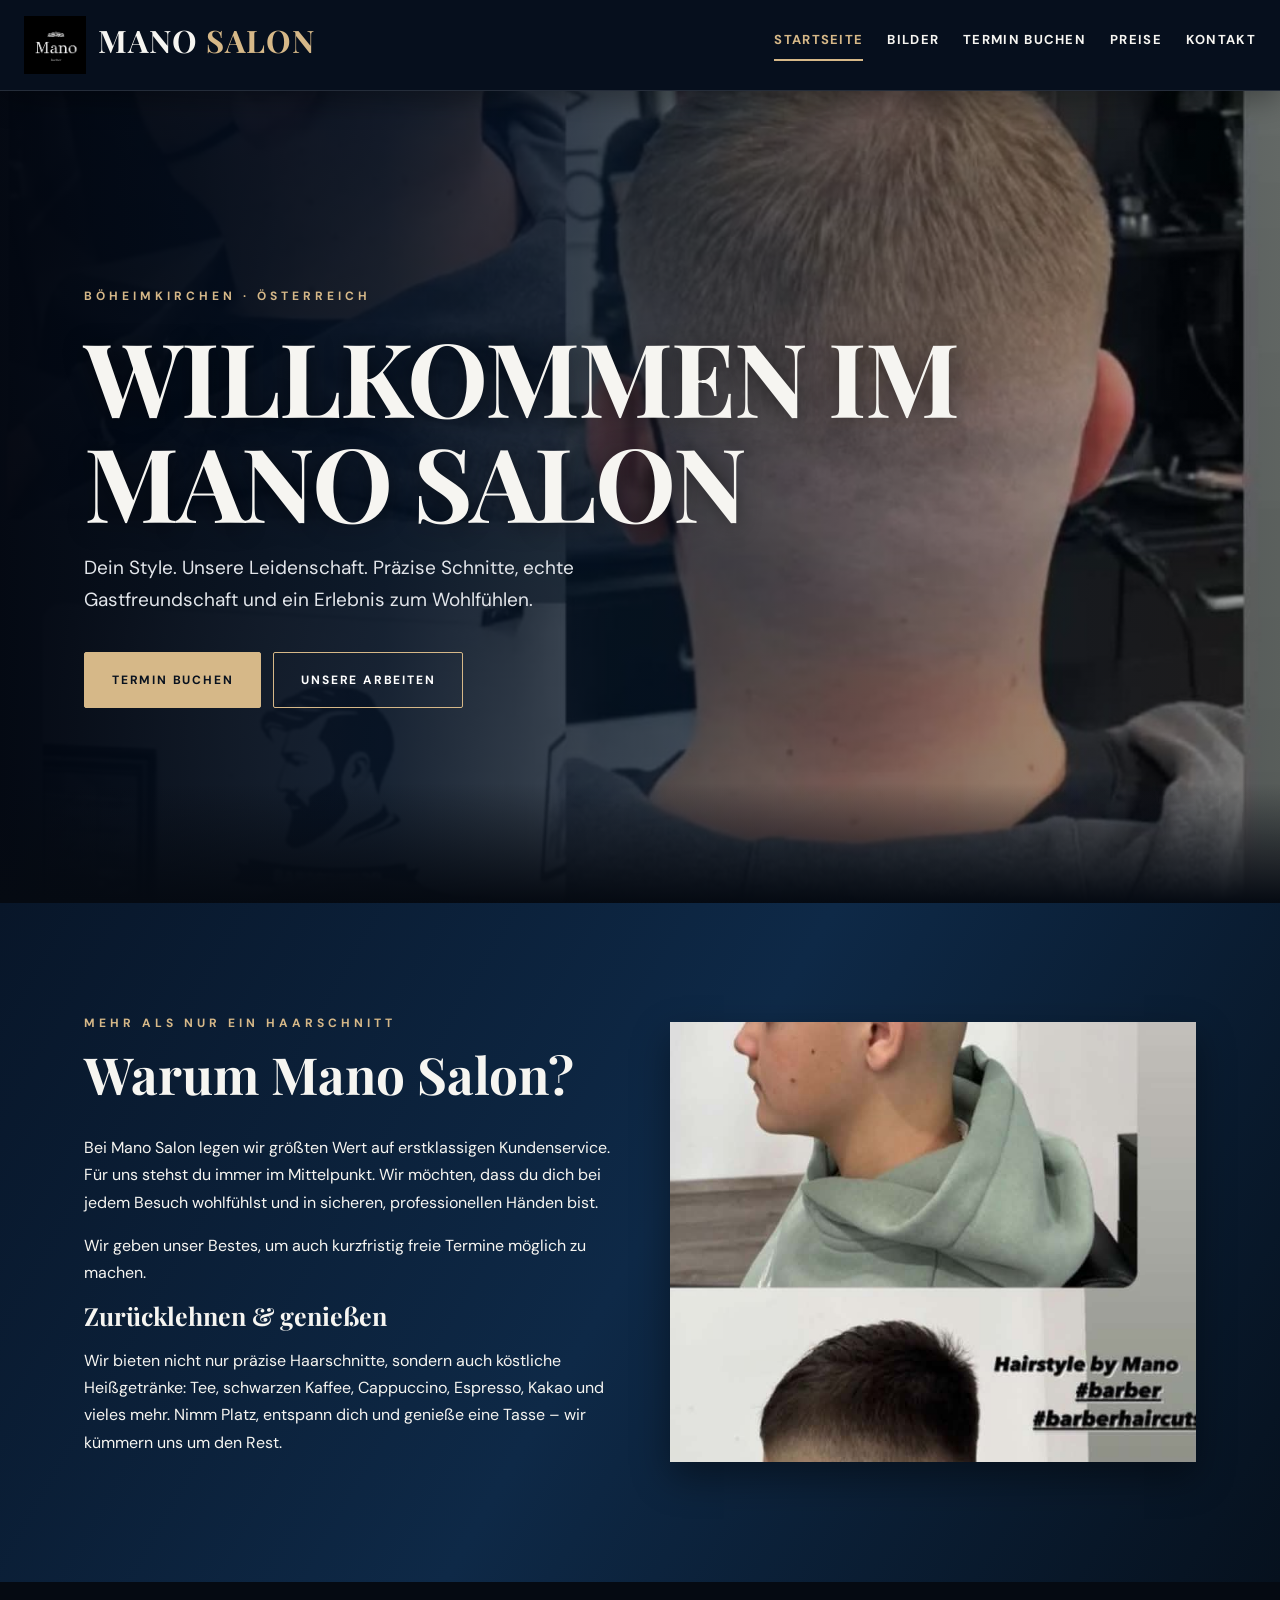
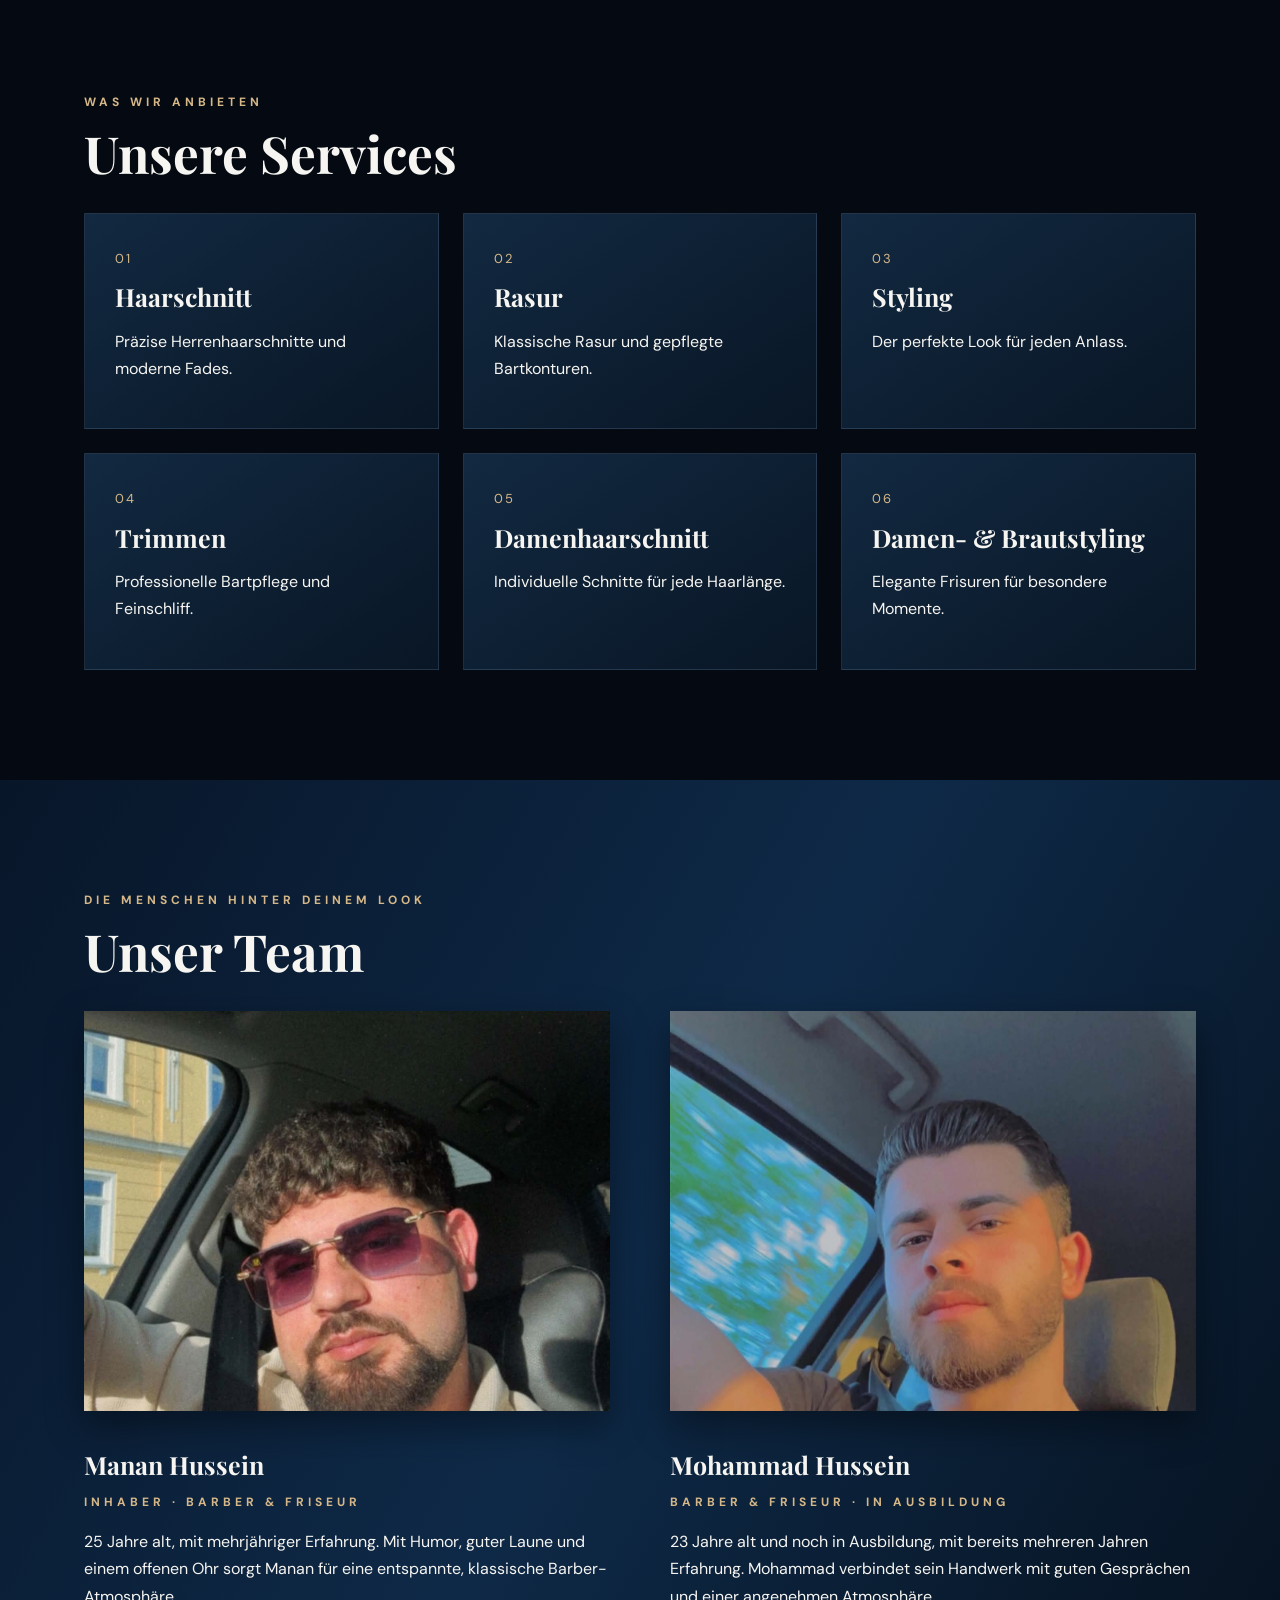
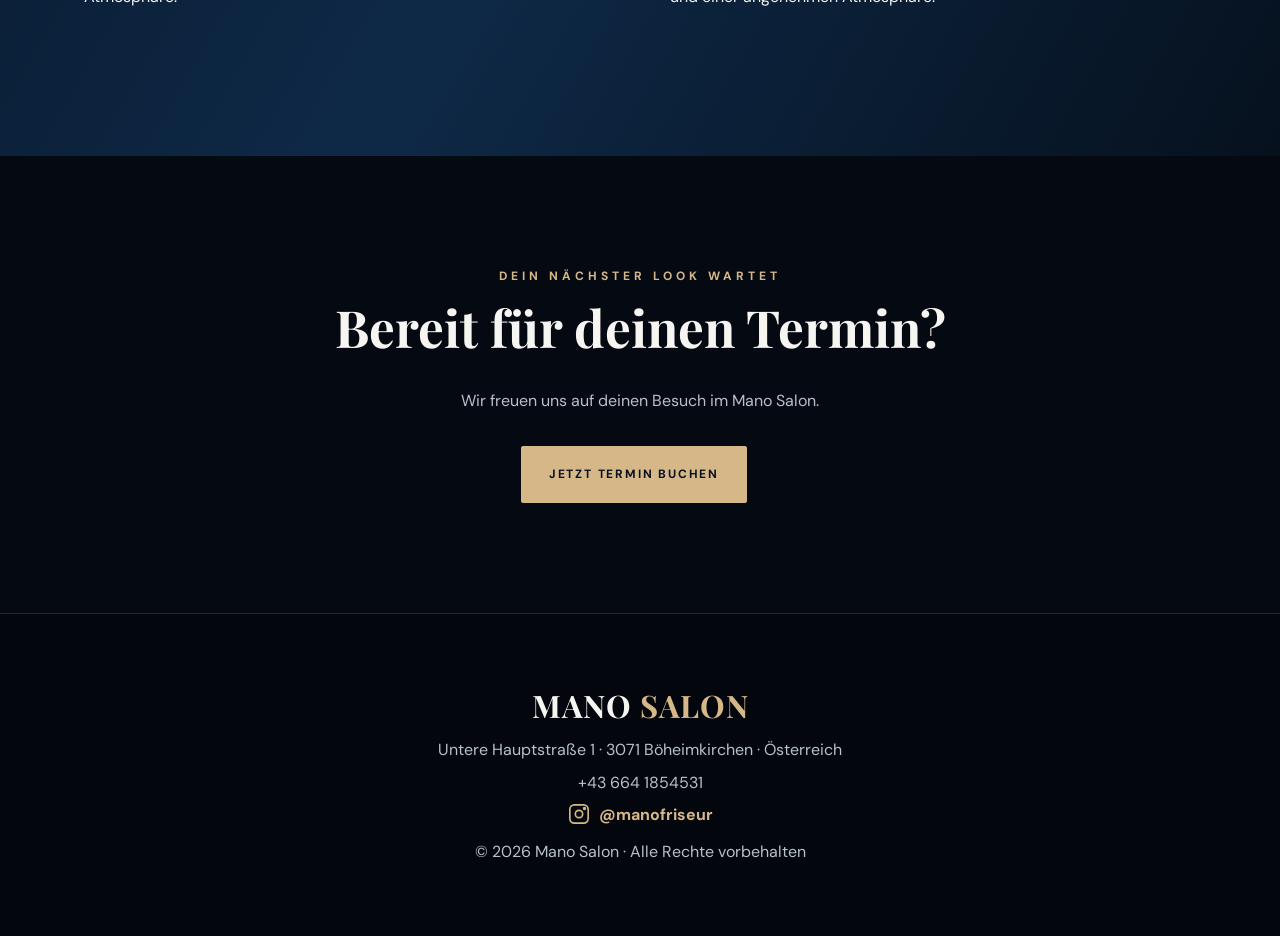
<file: index.html>
<!doctype html><html lang="de-AT"><head><meta charset="utf-8"><meta name="viewport" content="width=device-width,initial-scale=1"><meta name="description" content="Mano Salon in Böheimkirchen – Herren- und Damenhaarschnitte, Bartpflege und Styling."><title>Mano Salon | Willkommen</title><link rel="stylesheet" href="style.css"></head><body><div id="site-header"></div><main><div class="hero"><div class="container"><div class="eyebrow">Böheimkirchen · Österreich</div><h1>Willkommen im<br>Mano Salon</h1><p class="lead">Dein Style. Unsere Leidenschaft. Präzise Schnitte, echte Gastfreundschaft und ein Erlebnis zum Wohlfühlen.</p><a class="btn" href="booking.html">Termin buchen</a><a class="btn secondary" href="galerie.html">Unsere Arbeiten</a></div></div><section class="navy"><div class="container two"><div><div class="eyebrow">Mehr als nur ein Haarschnitt</div><h2>Warum Mano Salon?</h2><p>Bei Mano Salon legen wir größten Wert auf erstklassigen Kundenservice. Für uns stehst du immer im Mittelpunkt. Wir möchten, dass du dich bei jedem Besuch wohlfühlst und in sicheren, professionellen Händen bist.</p><p>Wir geben unser Bestes, um auch kurzfristig freie Termine möglich zu machen.</p><h3>Zurücklehnen & genießen</h3><p>Wir bieten nicht nur präzise Haarschnitte, sondern auch köstliche Heißgetränke: Tee, schwarzen Kaffee, Cappuccino, Espresso, Kakao und vieles mehr. Nimm Platz, entspann dich und genieße eine Tasse – wir kümmern uns um den Rest.</p></div><img class="photo" src="images/fade.jpg" alt="Moderner Herrenhaarschnitt mit sanftem Fade"></div></section><section><div class="container"><div class="eyebrow">Was wir anbieten</div><h2>Unsere Services</h2><div class="grid"><div class="service"><span class="number">01</span><h3>Haarschnitt</h3><p>Präzise Herrenhaarschnitte und moderne Fades.</p></div><div class="service"><span class="number">02</span><h3>Rasur</h3><p>Klassische Rasur und gepflegte Bartkonturen.</p></div><div class="service"><span class="number">03</span><h3>Styling</h3><p>Der perfekte Look für jeden Anlass.</p></div><div class="service"><span class="number">04</span><h3>Trimmen</h3><p>Professionelle Bartpflege und Feinschliff.</p></div><div class="service"><span class="number">05</span><h3>Damenhaarschnitt</h3><p>Individuelle Schnitte für jede Haarlänge.</p></div><div class="service"><span class="number">06</span><h3>Damen- & Brautstyling</h3><p>Elegante Frisuren für besondere Momente.</p></div></div></div></section><section class="navy"><div class="container"><div class="eyebrow">Die Menschen hinter deinem Look</div><h2>Unser Team</h2><div class="two team"><div><img src="images/mano.jpg" alt="Manan Hussein"><div class="caption"><h3>Manan Hussein</h3><div class="eyebrow">Inhaber · Barber & Friseur</div><p>25 Jahre alt, mit mehrjähriger Erfahrung. Mit Humor, guter Laune und einem offenen Ohr sorgt Manan für eine entspannte, klassische Barber-Atmosphäre.</p></div></div><div><img src="images/mohammad.jpg" alt="Mohammad Hussein"><div class="caption"><h3>Mohammad Hussein</h3><div class="eyebrow">Barber & Friseur · In Ausbildung</div><p>23 Jahre alt und noch in Ausbildung, mit bereits mehreren Jahren Erfahrung. Mohammad verbindet sein Handwerk mit guten Gesprächen und einer angenehmen Atmosphäre.</p></div></div></div></div></section><section><div class="container" style="text-align:center"><div class="eyebrow">Dein nächster Look wartet</div><h2>Bereit für deinen Termin?</h2><p class="muted">Wir freuen uns auf deinen Besuch im Mano Salon.</p><a class="btn" href="booking.html">Jetzt Termin buchen</a></div></section></main><div id="site-footer"></div><script src="common.js"></script></body></html>
</file>
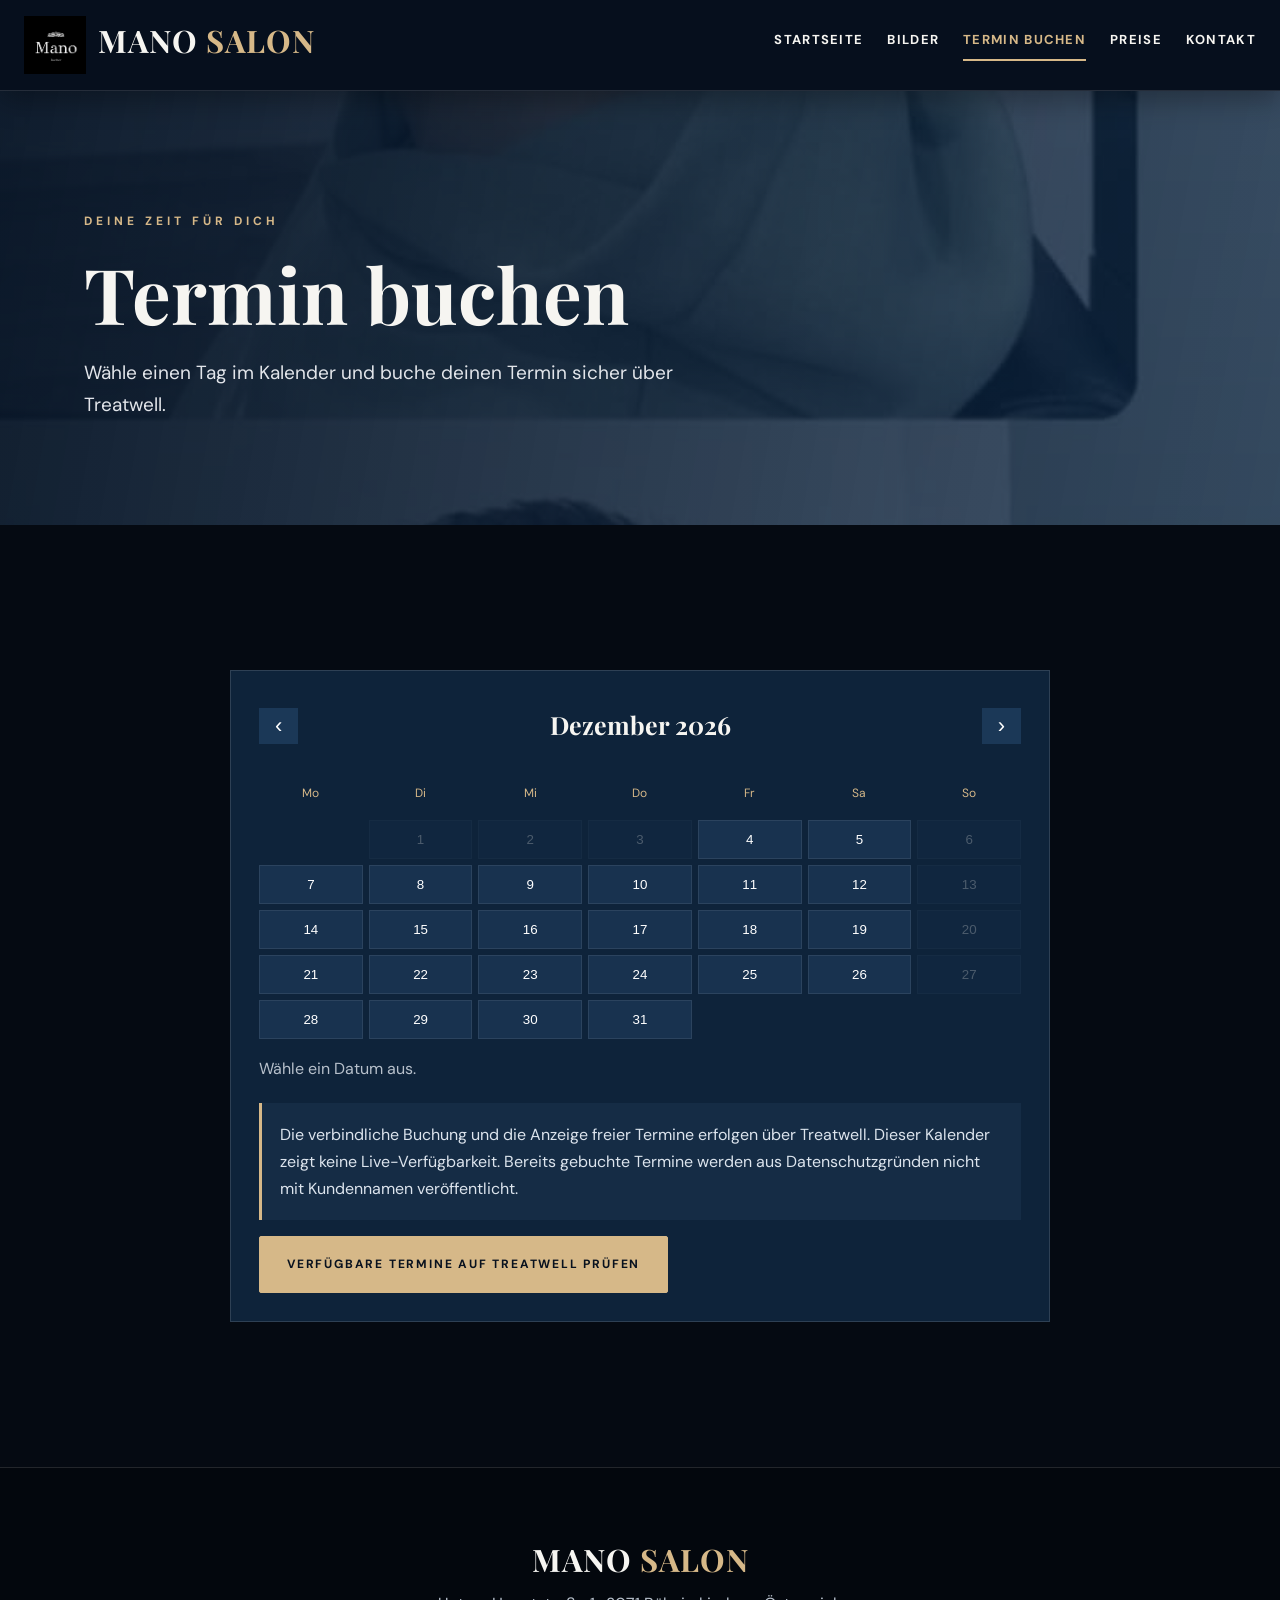
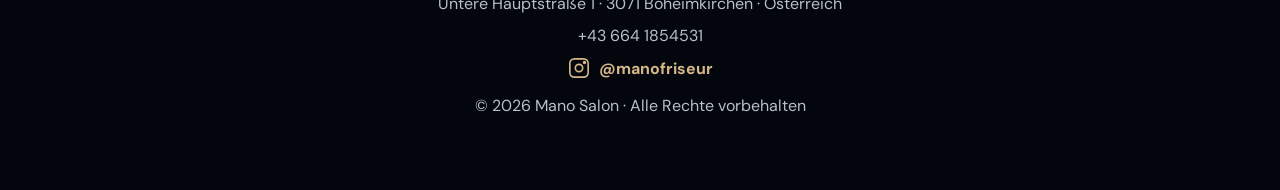
<file: booking.html>
<!doctype html><html lang="de-AT"><head><meta charset="utf-8"><meta name="viewport" content="width=device-width,initial-scale=1"><title>Termin buchen | Mano Salon</title><link rel="stylesheet" href="style.css"></head><body><div id="site-header"></div><main><div class="pagehero"><div class="container"><div class="eyebrow">Deine Zeit für dich</div><h1>Termin buchen</h1><p class="lead">Wähle einen Tag im Kalender und buche deinen Termin sicher über Treatwell.</p></div></div><section><div class="container"><div class="calendar"><div class="cal-head"><button id="prev" aria-label="Vorheriger Monat">‹</button><h3 id="month" aria-live="polite"></h3><button id="next" aria-label="Nächster Monat">›</button></div><div id="days" class="cal-grid"></div><p id="selection" class="muted">Wähle ein Datum aus.</p><div class="notice">Die verbindliche Buchung und die Anzeige freier Termine erfolgen über Treatwell. Dieser Kalender zeigt keine Live-Verfügbarkeit. Bereits gebuchte Termine werden aus Datenschutzgründen nicht mit Kundennamen veröffentlicht.</div><a id="booklink" class="btn" href="https://www.treatwell.at/ort/hussein-manan/" target="_blank" rel="noopener">Verfügbare Termine auf Treatwell prüfen</a></div></div></section></main><div id="site-footer"></div><script src="common.js"></script><script src="calendar.js"></script></body></html>
</file>
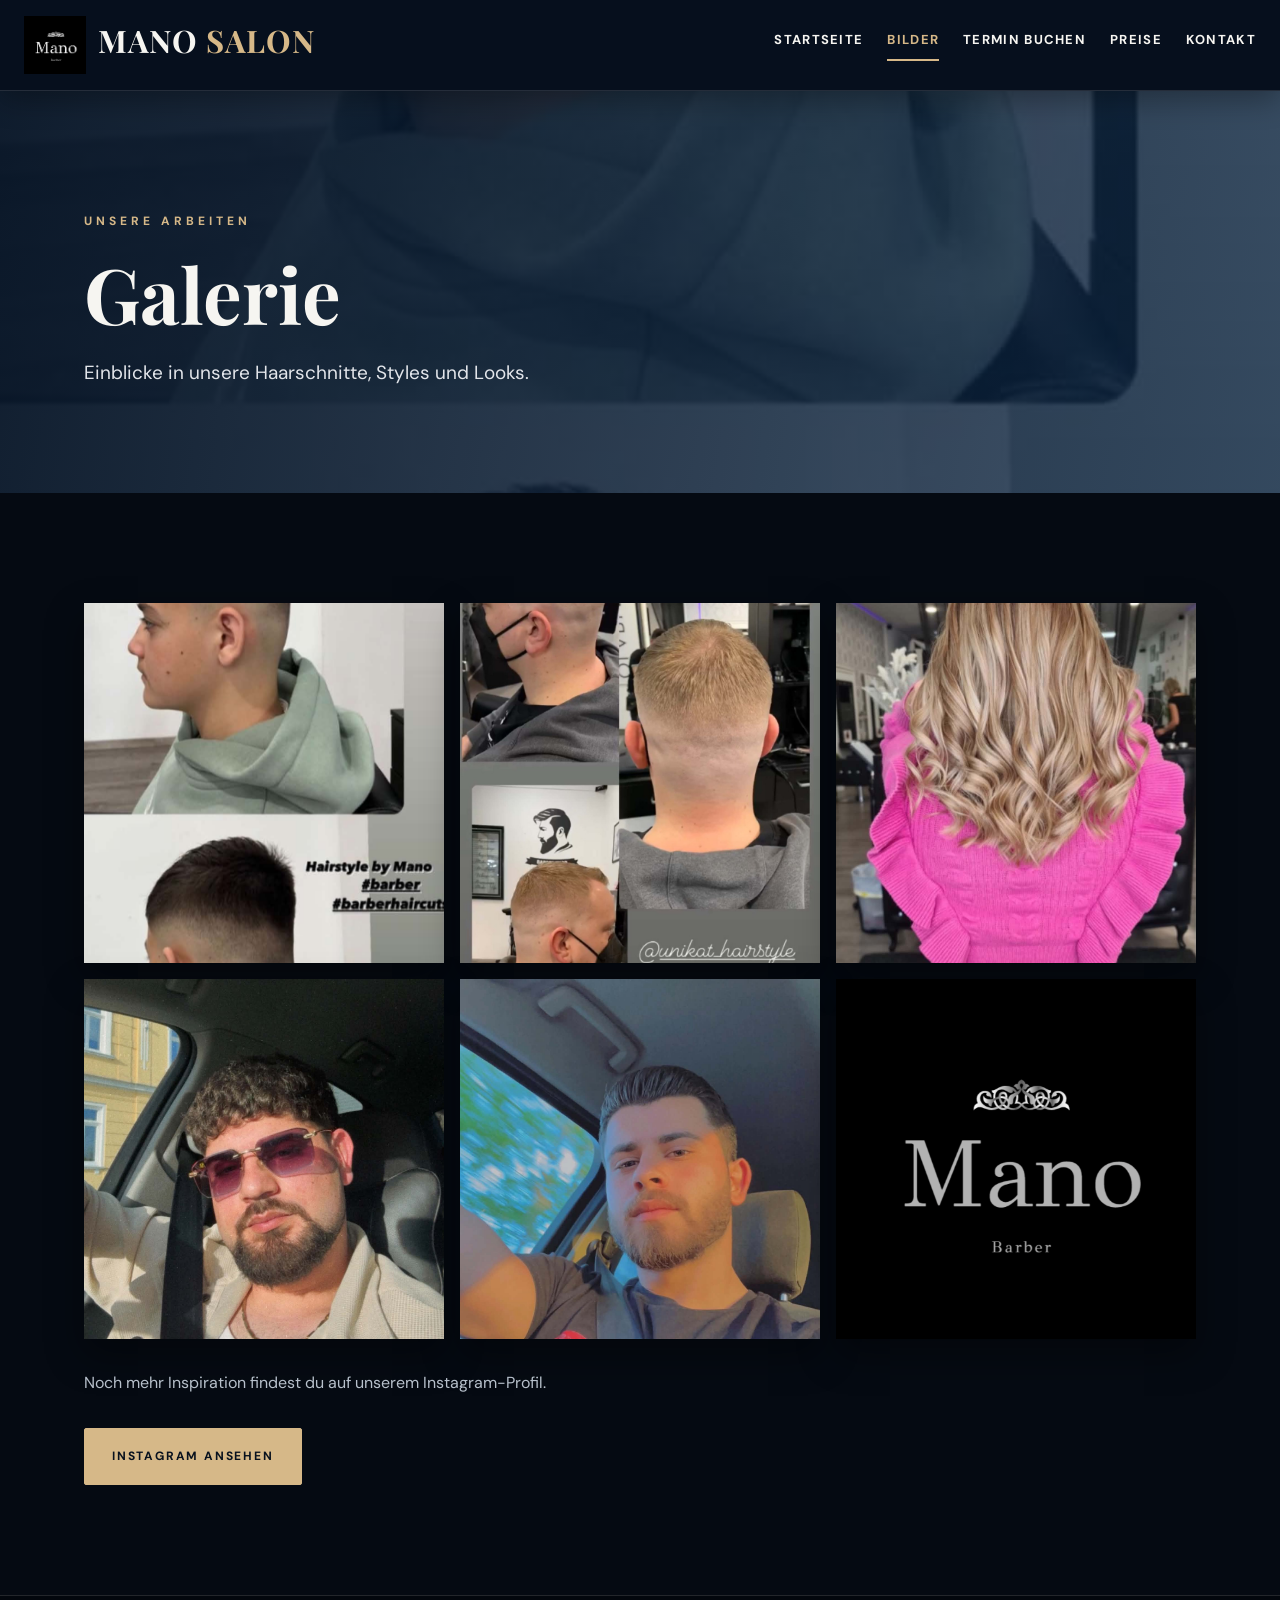
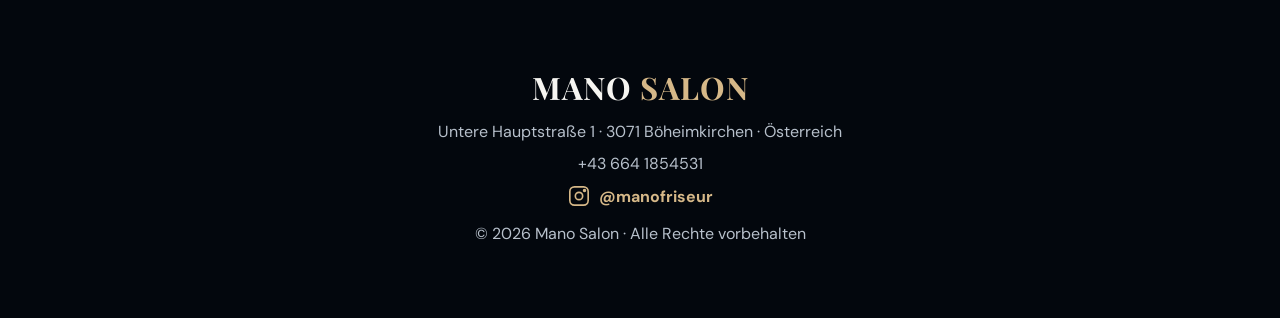
<file: galerie.html>
<!doctype html><html lang="de-AT"><head><meta charset="utf-8"><meta name="viewport" content="width=device-width,initial-scale=1"><title>Galerie | Mano Salon</title><link rel="stylesheet" href="style.css"></head><body><div id="site-header"></div><main><div class="pagehero"><div class="container"><div class="eyebrow">Unsere Arbeiten</div><h1>Galerie</h1><p class="lead">Einblicke in unsere Haarschnitte, Styles und Looks.</p></div></div><section><div class="container"><div class="gallery"><img src="images/fade.jpg" alt="Herrenhaarschnitt Seitenansicht"><img src="images/fade2.jpg" alt="Herrenhaarschnitt mit Fade"><img src="images/damen.jpg" alt="Blondes Damenstyling mit Wellen"><img src="images/mano.jpg" alt="Mano Salon Barber"><img src="images/mohammad.jpg" alt="Herrenfrisur"><img src="images/logo.png" alt="Mano Barber Logo" style="object-fit:contain;background:#000"></div><p class="muted" style="margin-top:30px">Noch mehr Inspiration findest du auf unserem Instagram-Profil.</p><a class="btn" href="https://www.instagram.com/manofriseur" target="_blank" rel="noopener">Instagram ansehen</a></div></section></main><div id="site-footer"></div><script src="common.js"></script></body></html>
</file>
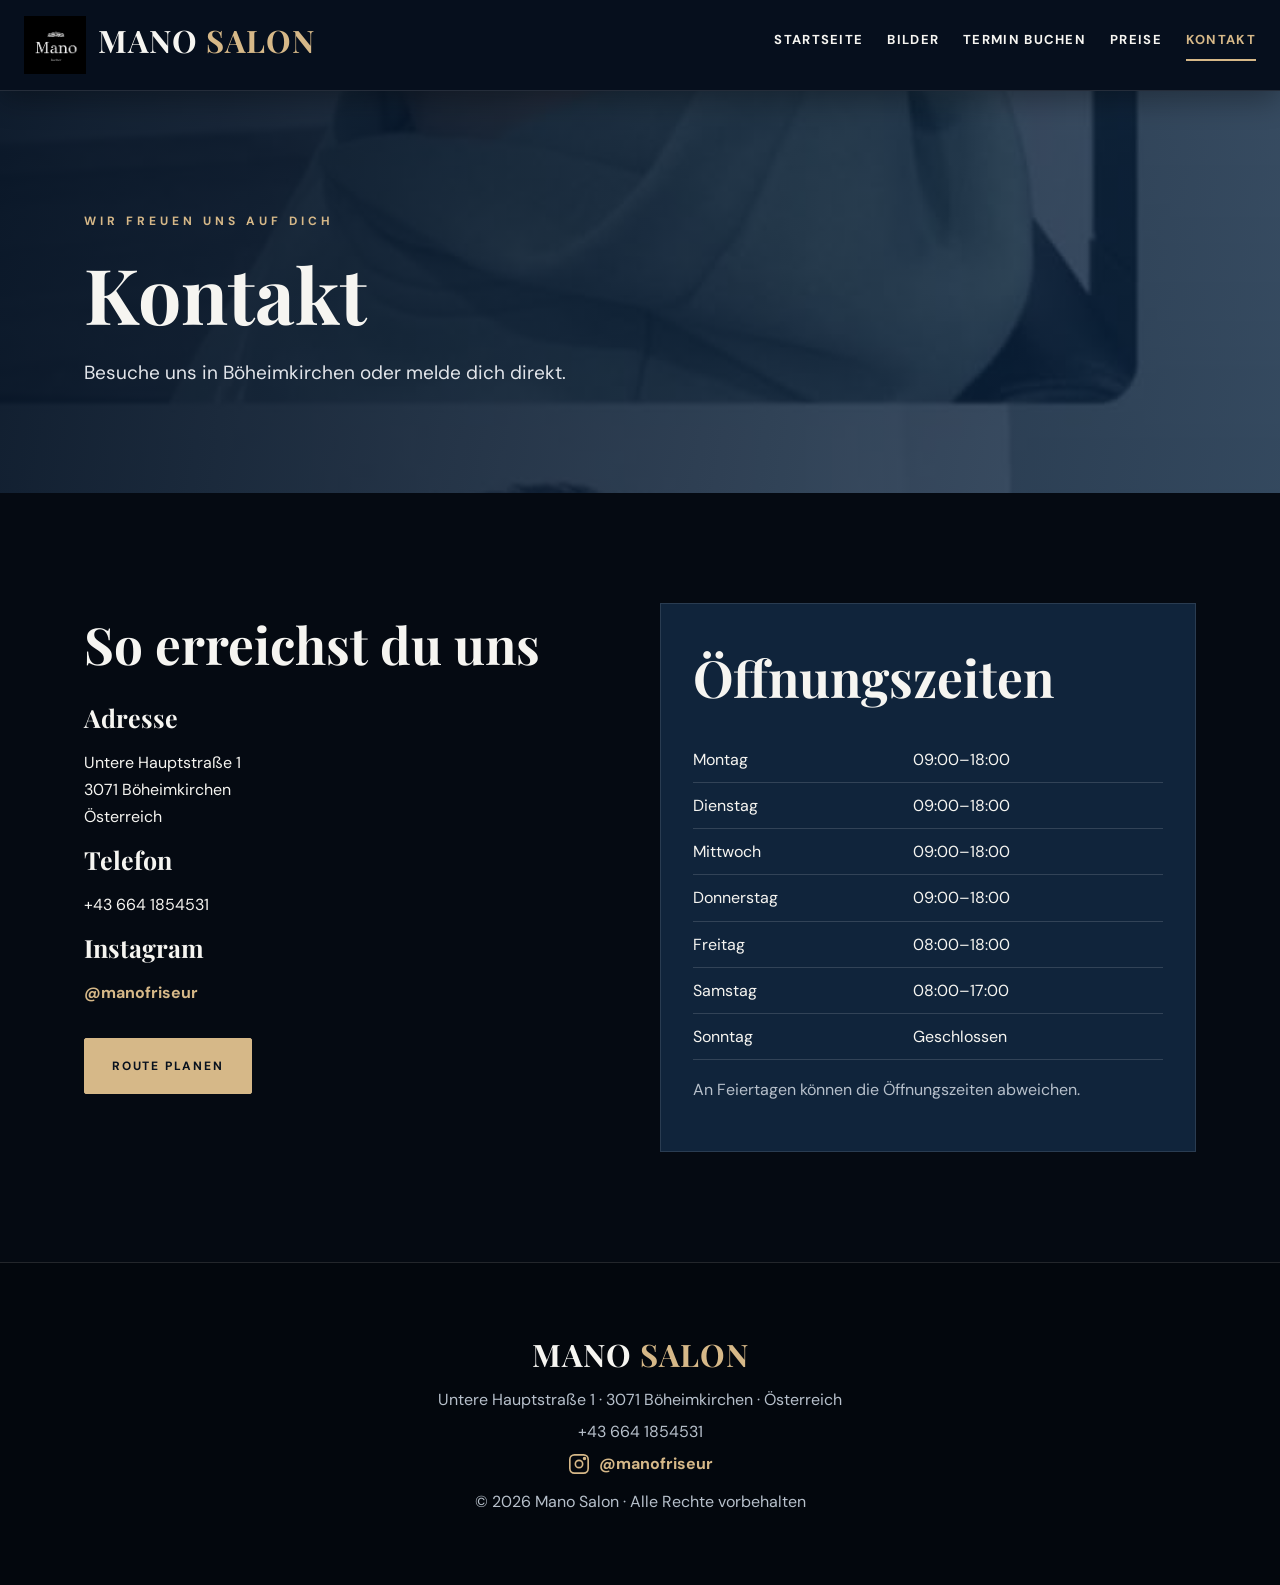
<file: kontakt.html>
<!doctype html><html lang="de-AT"><head><meta charset="utf-8"><meta name="viewport" content="width=device-width,initial-scale=1"><title>Kontakt | Mano Salon</title><link rel="stylesheet" href="style.css"></head><body><div id="site-header"></div><main><div class="pagehero"><div class="container"><div class="eyebrow">Wir freuen uns auf dich</div><h1>Kontakt</h1><p class="lead">Besuche uns in Böheimkirchen oder melde dich direkt.</p></div></div><section><div class="container contact-grid"><div><h2>So erreichst du uns</h2><h3>Adresse</h3><p>Untere Hauptstraße 1<br>3071 Böheimkirchen<br>Österreich</p><h3>Telefon</h3><p><a href="tel:+436641854531">+43 664 1854531</a></p><h3>Instagram</h3><p><a class="social" href="https://www.instagram.com/manofriseur" target="_blank" rel="noopener">@manofriseur</a></p><a class="btn" href="https://www.google.com/maps/search/?api=1&query=Untere+Hauptstrasse+1+3071+Boeheimkirchen+Austria" target="_blank" rel="noopener">Route planen</a></div><div class="panel"><h2>Öffnungszeiten</h2><table class="hours"><tr><td>Montag</td><td>09:00–18:00</td></tr><tr><td>Dienstag</td><td>09:00–18:00</td></tr><tr><td>Mittwoch</td><td>09:00–18:00</td></tr><tr><td>Donnerstag</td><td>09:00–18:00</td></tr><tr><td>Freitag</td><td>08:00–18:00</td></tr><tr><td>Samstag</td><td>08:00–17:00</td></tr><tr><td>Sonntag</td><td>Geschlossen</td></tr></table><p class="muted">An Feiertagen können die Öffnungszeiten abweichen.</p></div></div></section></main><div id="site-footer"></div><script src="common.js"></script></body></html>
</file>
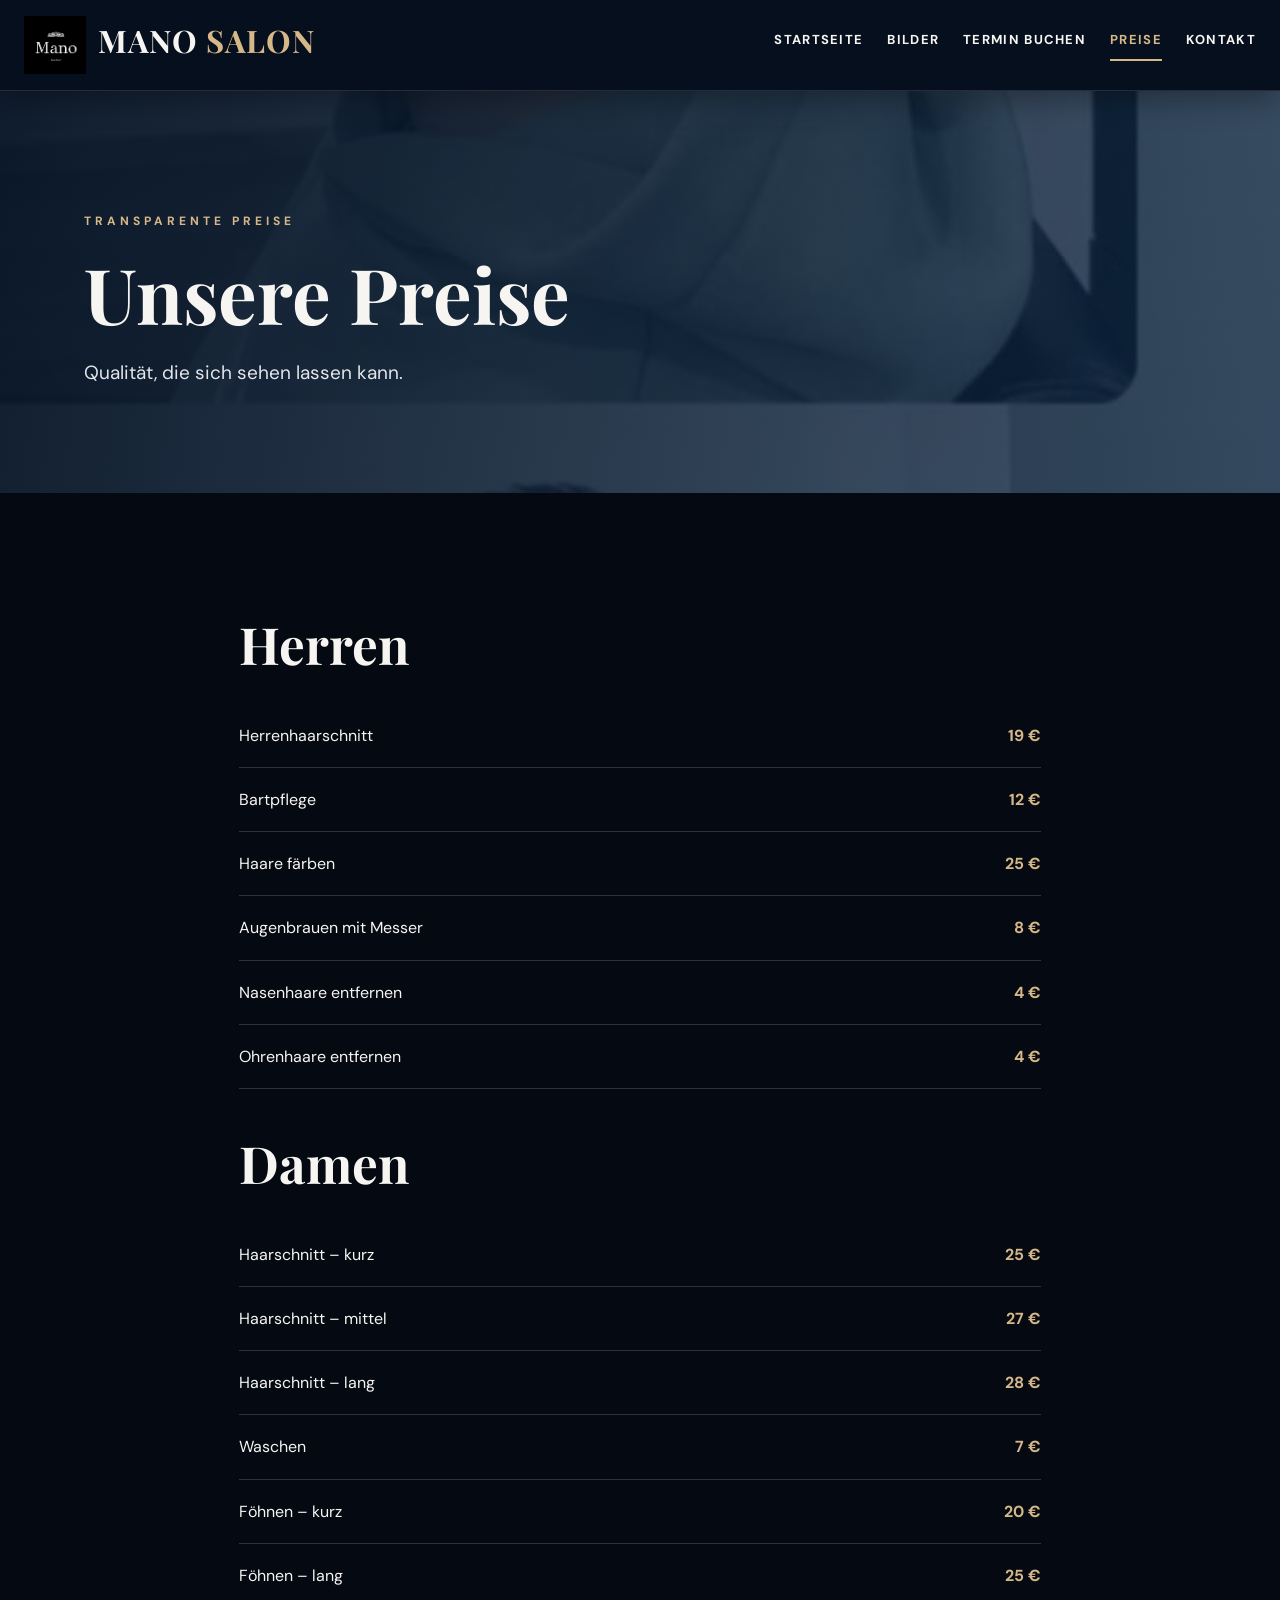
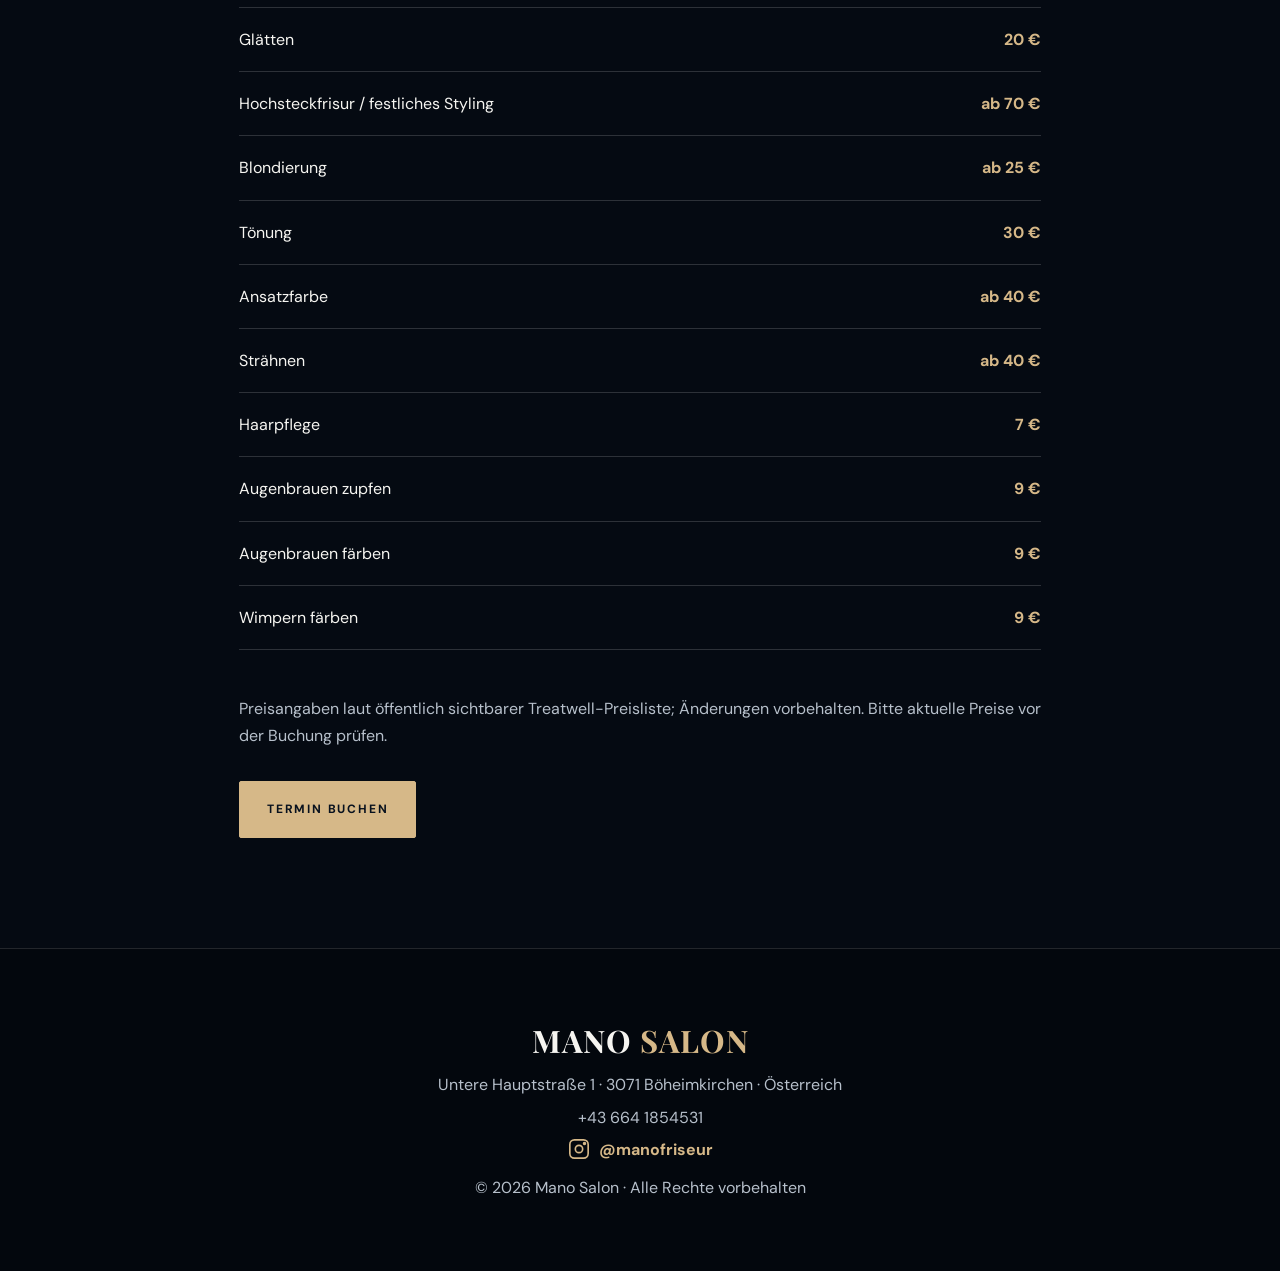
<file: preise.html>
<!doctype html><html lang="de-AT"><head><meta charset="utf-8"><meta name="viewport" content="width=device-width,initial-scale=1"><title>Preise | Mano Salon</title><link rel="stylesheet" href="style.css"></head><body><div id="site-header"></div><main><div class="pagehero"><div class="container"><div class="eyebrow">Transparente Preise</div><h1>Unsere Preise</h1><p class="lead">Qualität, die sich sehen lassen kann.</p></div></div><section><div class="container" style="max-width:850px"><div class="price-group"><h2>Herren</h2><div class="price-row"><span>Herrenhaarschnitt</span><strong>19 €</strong></div><div class="price-row"><span>Bartpflege</span><strong>12 €</strong></div><div class="price-row"><span>Haare färben</span><strong>25 €</strong></div><div class="price-row"><span>Augenbrauen mit Messer</span><strong>8 €</strong></div><div class="price-row"><span>Nasenhaare entfernen</span><strong>4 €</strong></div><div class="price-row"><span>Ohrenhaare entfernen</span><strong>4 €</strong></div></div><div class="price-group"><h2>Damen</h2><div class="price-row"><span>Haarschnitt – kurz</span><strong>25 €</strong></div><div class="price-row"><span>Haarschnitt – mittel</span><strong>27 €</strong></div><div class="price-row"><span>Haarschnitt – lang</span><strong>28 €</strong></div><div class="price-row"><span>Waschen</span><strong>7 €</strong></div><div class="price-row"><span>Föhnen – kurz</span><strong>20 €</strong></div><div class="price-row"><span>Föhnen – lang</span><strong>25 €</strong></div><div class="price-row"><span>Glätten</span><strong>20 €</strong></div><div class="price-row"><span>Hochsteckfrisur / festliches Styling</span><strong>ab 70 €</strong></div><div class="price-row"><span>Blondierung</span><strong>ab 25 €</strong></div><div class="price-row"><span>Tönung</span><strong>30 €</strong></div><div class="price-row"><span>Ansatzfarbe</span><strong>ab 40 €</strong></div><div class="price-row"><span>Strähnen</span><strong>ab 40 €</strong></div><div class="price-row"><span>Haarpflege</span><strong>7 €</strong></div><div class="price-row"><span>Augenbrauen zupfen</span><strong>9 €</strong></div><div class="price-row"><span>Augenbrauen färben</span><strong>9 €</strong></div><div class="price-row"><span>Wimpern färben</span><strong>9 €</strong></div></div><p class="muted">Preisangaben laut öffentlich sichtbarer Treatwell-Preisliste; Änderungen vorbehalten. Bitte aktuelle Preise vor der Buchung prüfen.</p><a class="btn" href="booking.html">Termin buchen</a></div></section></main><div id="site-footer"></div><script src="common.js"></script></body></html>
</file>
<file: style.css>
@import url('https://fonts.googleapis.com/css2?family=DM+Sans:wght@400;500;600;700&family=Playfair+Display:wght@400;600;700&display=swap');
:root{--navy:#08172b;--deep:#04080e;--blue:#112d4c;--gold:#d5b98a;--text:#f6f5f1;--muted:#b7c0cb}*{box-sizing:border-box}html{scroll-behavior:smooth}body{margin:0;background:var(--deep);color:var(--text);font-family:'DM Sans',sans-serif;line-height:1.7}a{color:inherit;text-decoration:none}header{position:sticky;top:0;z-index:10;background:#07111eee;border-bottom:1px solid #ffffff20;backdrop-filter:blur(16px)}.nav{max-width:1200px;margin:auto;display:flex;align-items:center;justify-content:space-between;padding:14px 24px;gap:16px}.brand{font-family:'Playfair Display',serif;font-size:27px;letter-spacing:2px}.brand span{color:var(--gold)}nav{display:flex;gap:24px;flex-wrap:wrap}nav a{font-size:13px;text-transform:uppercase;letter-spacing:1.3px}nav a:hover,nav a.active{color:var(--gold)}.hero{min-height:78vh;background:linear-gradient(90deg,#04101ef2 5%,#061426ad 55%,#03060b55),url('images/fade2.jpg') center 45%/cover;display:flex;align-items:center}.container{max-width:1160px;margin:auto;padding:0 24px}.hero .container{width:100%}.eyebrow{text-transform:uppercase;color:var(--gold);letter-spacing:4px;font-size:12px;font-weight:700}h1,h2,h3{font-family:'Playfair Display',serif;line-height:1.15}h1{font-size:clamp(48px,7vw,96px);max-width:850px;margin:18px 0}h2{font-size:clamp(34px,4vw,54px);margin:12px 0 30px}h3{font-size:25px;margin:12px 0}.lead{font-size:19px;max-width:620px;color:#e2e5ea}.btn{display:inline-block;background:var(--gold);color:#08111e;border:1px solid var(--gold);padding:13px 26px;margin:16px 12px 0 0;font-weight:700;letter-spacing:.5px;cursor:pointer}.btn.secondary{background:transparent;color:white}.btn:hover{filter:brightness(1.14)}section{padding:90px 0}.navy{background:linear-gradient(135deg,#0c2340,#061222)}.grid{display:grid;grid-template-columns:repeat(3,1fr);gap:24px}.two{display:grid;grid-template-columns:1fr 1fr;gap:60px;align-items:center}.panel{background:#10243b;border:1px solid #ffffff1c;padding:32px}.panel p,.muted{color:var(--muted)}.photo{width:100%;height:440px;object-fit:cover}.service{padding:30px;border:1px solid #ffffff24;background:#0c1b2d}.service .number{color:var(--gold);font-size:13px;letter-spacing:2px}.team img{width:100%;height:400px;object-fit:cover;object-position:center 30%}.team .caption{padding:20px 0}.pagehero{padding:100px 0 70px;background:linear-gradient(135deg,#112b49,#040a12)}.pagehero h1{font-size:clamp(45px,6vw,78px)}.gallery{display:grid;grid-template-columns:repeat(3,1fr);gap:16px}.gallery img{width:100%;height:360px;object-fit:cover}.price-row{display:flex;justify-content:space-between;gap:24px;border-bottom:1px solid #ffffff29;padding:18px 0}.price-row strong{color:var(--gold);white-space:nowrap}.price-group{margin-bottom:45px}.contact-grid{display:grid;grid-template-columns:1fr 1fr;gap:40px}.hours{width:100%;border-collapse:collapse}.hours td{padding:9px 0;border-bottom:1px solid #ffffff24}footer{padding:45px 24px;background:#03070d;border-top:1px solid #ffffff20;text-align:center}footer p{color:var(--muted);margin:5px}.social{display:inline-flex;align-items:center;gap:9px;color:var(--gold);font-weight:700}.social svg{width:22px;height:22px}.calendar{max-width:820px;margin:35px auto;background:#0e233a;padding:28px;border:1px solid #ffffff22}.cal-head{display:flex;align-items:center;justify-content:space-between;gap:12px}.cal-head button{background:#1b3857;border:0;color:white;font-size:22px;padding:5px 16px;cursor:pointer}.cal-grid{display:grid;grid-template-columns:repeat(7,1fr);gap:6px;margin-top:20px}.cal-grid div,.cal-grid button{text-align:center;padding:11px 2px}.cal-grid button{background:#18324f;color:white;border:1px solid #ffffff15;cursor:pointer}.cal-grid button:hover,.cal-grid button.selected{background:var(--gold);color:#09111d}.cal-grid button:disabled{opacity:.25;cursor:not-allowed}.cal-grid .weekday{color:var(--gold);font-size:12px}.notice{background:#152c45;border-left:3px solid var(--gold);padding:18px;margin-top:20px;color:#dce4ed}@media(max-width:750px){.nav{flex-direction:column}.brand{font-size:23px}nav{justify-content:center;gap:10px 18px}nav a{font-size:11px}.hero{min-height:70vh;background-position:60% center}.two,.contact-grid{grid-template-columns:1fr;gap:28px}.grid,.gallery{grid-template-columns:1fr 1fr}.gallery img{height:260px}.team img{height:290px}section{padding:65px 0}}@media(max-width:480px){.grid,.gallery{grid-template-columns:1fr}.gallery img{height:350px}.hero{background-position:58% center}.calendar{padding:12px}.cal-grid{gap:3px}.cal-grid button{padding:10px 0}}

/* Premium redesign – bold editorial layout */
:root{--gold:#d6b888}body{background:#050a12}header{box-shadow:0 8px 30px #0005}.nav{max-width:1320px;min-height:88px}.brand{font-size:31px;font-weight:700;letter-spacing:1px}nav a{font-weight:700;transition:color .2s}nav a.active{border-bottom:2px solid var(--gold);padding-bottom:7px}.hero{min-height:calc(100vh - 88px);position:relative;background:linear-gradient(90deg,#020711fa 0%,#041123e8 30%,#06172c9c 60%,#02071036 100%),url('images/fade2.jpg') center 45%/cover}.hero:after{content:'';position:absolute;inset:auto 0 0;height:120px;background:linear-gradient(transparent,#050a12);pointer-events:none}.hero .container{position:relative;z-index:1}.hero h1{font-size:clamp(60px,8vw,112px);text-transform:uppercase;letter-spacing:-2px;line-height:1.02;max-width:1000px;text-shadow:0 3px 24px #0007}.hero .lead{max-width:540px}.btn{border-radius:2px;text-transform:uppercase;font-size:12px;letter-spacing:1.8px;padding:17px 27px;transition:transform .2s,background .2s}.btn:hover{transform:translateY(-3px)}section{padding:110px 0}.navy{background:linear-gradient(120deg,#081629,#0e2947 50%,#06111e)}.service{min-height:195px;border-color:#c7d9f31c;background:linear-gradient(145deg,#122941,#091625);transition:transform .2s,border-color .2s}.service:hover{transform:translateY(-5px);border-color:var(--gold)}.photo,.team img,.gallery img{box-shadow:0 15px 35px #0006}.pagehero{padding:120px 0 85px;background:linear-gradient(100deg,#071527f5,#0d2949bb),url('images/fade.jpg') center/cover}.gallery img{transition:transform .25s}.gallery img:hover{transform:scale(1.025)}footer{padding:65px 24px}.brand-logo{height:62px;width:62px;object-fit:contain;vertical-align:middle;margin-right:12px;filter:brightness(1.35)}@media(max-width:750px){.hero{min-height:78vh;background-position:62% center}.hero h1{font-size:clamp(43px,11vw,72px)}.nav{min-height:unset}.brand-logo{height:42px;width:42px}section{padding:70px 0}}
</file>
